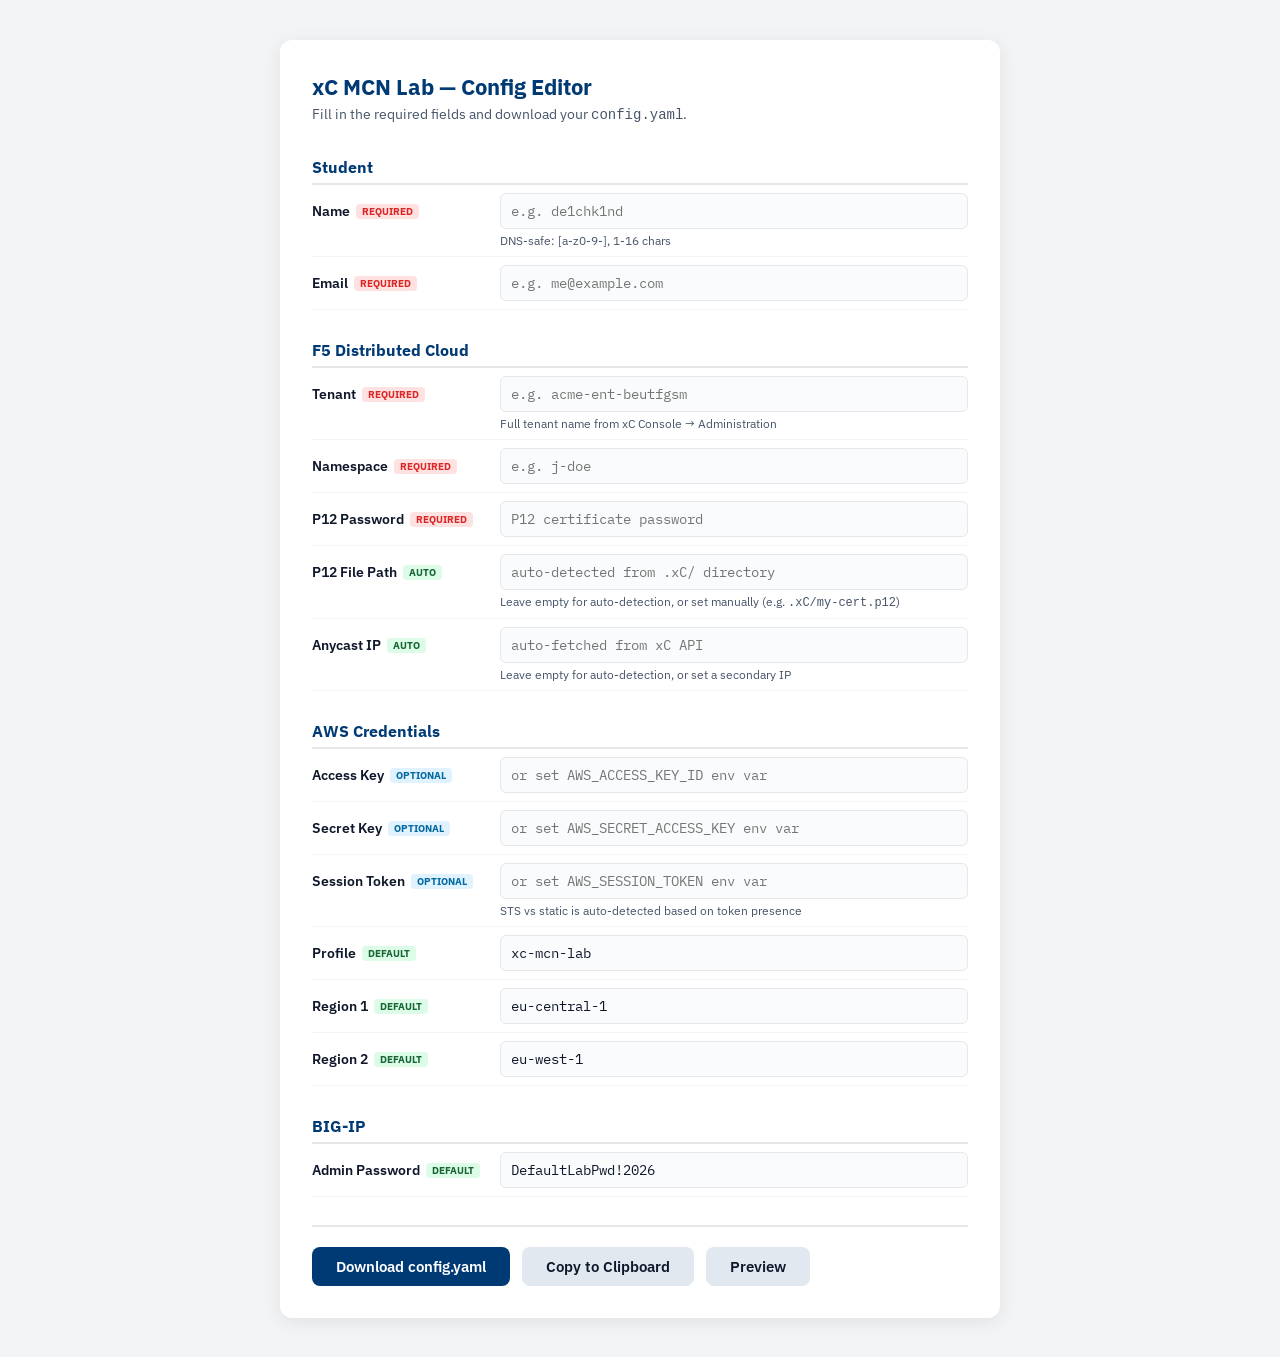
<file: docs/lab-guide/config-editor.html>
<!DOCTYPE html>
<html lang="en">
<head>
<meta charset="UTF-8">
<meta name="viewport" content="width=device-width, initial-scale=1.0">
<title>xC MCN Lab — Config Editor</title>
<link rel="stylesheet" href="https://fonts.googleapis.com/css2?family=IBM+Plex+Sans:wght@400;600;700&family=IBM+Plex+Mono:wght@400;600&display=swap">
<style>
  :root {
    --primary: #003a75;
    --accent: #f59e0b;
    --bg: #f3f4f6;
    --surface: #ffffff;
    --text: #0f172a;
    --text-light: #475569;
    --border: #e5e7eb;
    --red: #dc2626;
    --green: #16a34a;
  }

  * { margin: 0; padding: 0; box-sizing: border-box; }

  body {
    font-family: "IBM Plex Sans", sans-serif;
    background: var(--bg);
    color: var(--text);
    min-height: 100vh;
    display: flex;
    justify-content: center;
    padding: 40px 20px;
  }

  .editor {
    background: var(--surface);
    border-radius: 12px;
    box-shadow: 0 4px 20px rgba(0, 0, 0, 0.08);
    max-width: 720px;
    width: 100%;
    padding: 32px;
  }

  .editor h1 {
    font-size: 22px;
    color: var(--primary);
    margin-bottom: 4px;
  }
  .editor .subtitle {
    font-size: 14px;
    color: var(--text-light);
    margin-bottom: 24px;
  }

  .section-header {
    font-size: 16px;
    font-weight: 700;
    color: var(--primary);
    padding: 10px 0 6px;
    margin-top: 20px;
    border-bottom: 2px solid var(--border);
    display: flex;
    align-items: center;
    gap: 8px;
  }
  .section-header:first-of-type { margin-top: 0; }

  .field {
    display: grid;
    grid-template-columns: 180px 1fr;
    align-items: center;
    gap: 8px;
    padding: 8px 0;
    border-bottom: 1px solid #f1f5f9;
  }

  .field label {
    font-size: 14px;
    font-weight: 600;
    color: var(--text);
    display: flex;
    align-items: center;
    gap: 6px;
  }

  .field label .badge {
    font-size: 10px;
    font-weight: 700;
    padding: 1px 6px;
    border-radius: 4px;
    text-transform: uppercase;
  }
  .badge.req { background: #fee2e2; color: var(--red); }
  .badge.opt { background: #e0f2fe; color: #0369a1; }
  .badge.auto { background: #dcfce7; color: #166534; }

  .field input, .field select {
    font-family: "IBM Plex Mono", monospace;
    font-size: 14px;
    padding: 8px 10px;
    border: 1px solid var(--border);
    border-radius: 6px;
    background: #fafbfc;
    color: var(--text);
    width: 100%;
    transition: border-color 0.15s;
  }
  .field input:focus, .field select:focus {
    outline: none;
    border-color: var(--primary);
    box-shadow: 0 0 0 2px rgba(0, 58, 117, 0.1);
  }
  .field input.invalid { border-color: var(--red); }
  .field input[disabled] {
    background: #f1f5f9;
    color: var(--text-light);
    cursor: not-allowed;
  }

  .field .hint {
    grid-column: 2;
    font-size: 12px;
    color: var(--text-light);
    margin-top: -4px;
  }

  .actions {
    display: flex;
    gap: 12px;
    margin-top: 28px;
    padding-top: 20px;
    border-top: 2px solid var(--border);
  }

  .btn {
    font-family: "IBM Plex Sans", sans-serif;
    font-size: 15px;
    font-weight: 600;
    padding: 10px 24px;
    border: none;
    border-radius: 8px;
    cursor: pointer;
    transition: background 0.15s, box-shadow 0.15s;
  }
  .btn-primary {
    background: var(--primary);
    color: white;
  }
  .btn-primary:hover {
    background: #002a57;
    box-shadow: 0 2px 8px rgba(0, 58, 117, 0.2);
  }
  .btn-secondary {
    background: #e2e8f0;
    color: var(--text);
  }
  .btn-secondary:hover { background: #cbd5e1; }

  .btn:disabled {
    opacity: 0.5;
    cursor: not-allowed;
  }

  .preview {
    margin-top: 20px;
    display: none;
  }
  .preview.visible { display: block; }
  .preview-header {
    font-size: 14px;
    font-weight: 600;
    color: var(--text-light);
    margin-bottom: 8px;
  }
  .preview pre {
    font-family: "IBM Plex Mono", monospace;
    font-size: 13px;
    background: #0f172a;
    color: #e2e8f0;
    padding: 16px;
    border-radius: 8px;
    overflow-x: auto;
    white-space: pre;
    line-height: 1.5;
  }

  .toast {
    position: fixed;
    top: 50%;
    left: 50%;
    transform: translate(-50%, -50%) scale(0.9);
    background: var(--green);
    color: white;
    padding: 16px 32px;
    border-radius: 10px;
    font-weight: 700;
    font-size: 16px;
    box-shadow: 0 8px 30px rgba(0, 0, 0, 0.25);
    opacity: 0;
    transition: opacity 0.3s, transform 0.3s;
    pointer-events: none;
    z-index: 100;
    text-align: center;
    max-width: 400px;
  }
  .toast.show {
    opacity: 1;
    transform: translate(-50%, -50%) scale(1);
  }
  .toast.error {
    background: var(--red);
  }
</style>
</head>
<body>

<div class="editor">
  <h1>xC MCN Lab — Config Editor</h1>
  <p class="subtitle">Fill in the required fields and download your <code>config.yaml</code>.</p>

  <!-- Student -->
  <div class="section-header">Student</div>

  <div class="field">
    <label>Name <span class="badge req">required</span></label>
    <input type="text" id="student-name" placeholder="e.g. de1chk1nd" maxlength="16" pattern="[a-z0-9][a-z0-9-]{0,14}[a-z0-9]">
    <span class="hint">DNS-safe: [a-z0-9-], 1-16 chars</span>
  </div>

  <div class="field">
    <label>Email <span class="badge req">required</span></label>
    <input type="email" id="student-email" placeholder="e.g. me@example.com">
  </div>

  <!-- xC -->
  <div class="section-header">F5 Distributed Cloud</div>

  <div class="field">
    <label>Tenant <span class="badge req">required</span></label>
    <input type="text" id="xc-tenant" placeholder="e.g. acme-ent-beutfgsm">
    <span class="hint">Full tenant name from xC Console → Administration</span>
  </div>

  <div class="field">
    <label>Namespace <span class="badge req">required</span></label>
    <input type="text" id="xc-namespace" placeholder="e.g. j-doe">
  </div>

  <div class="field">
    <label>P12 Password <span class="badge req">required</span></label>
    <input type="password" id="xc-p12-pwd" placeholder="P12 certificate password">
  </div>

  <div class="field">
    <label>P12 File Path <span class="badge auto">auto</span></label>
    <input type="text" id="xc-p12-auth" placeholder="auto-detected from .xC/ directory">
    <span class="hint">Leave empty for auto-detection, or set manually (e.g. <code>.xC/my-cert.p12</code>)</span>
  </div>

  <div class="field">
    <label>Anycast IP <span class="badge auto">auto</span></label>
    <input type="text" id="xc-anycast" placeholder="auto-fetched from xC API">
    <span class="hint">Leave empty for auto-detection, or set a secondary IP</span>
  </div>

  <!-- AWS -->
  <div class="section-header">AWS Credentials</div>

  <div class="field">
    <label>Access Key <span class="badge opt">optional</span></label>
    <input type="text" id="aws-key" placeholder="or set AWS_ACCESS_KEY_ID env var">
  </div>

  <div class="field">
    <label>Secret Key <span class="badge opt">optional</span></label>
    <input type="password" id="aws-secret" placeholder="or set AWS_SECRET_ACCESS_KEY env var">
  </div>

  <div class="field">
    <label>Session Token <span class="badge opt">optional</span></label>
    <input type="text" id="aws-token" placeholder="or set AWS_SESSION_TOKEN env var">
    <span class="hint">STS vs static is auto-detected based on token presence</span>
  </div>

  <div class="field">
    <label>Profile <span class="badge auto">default</span></label>
    <input type="text" id="aws-profile" value="xc-mcn-lab">
  </div>

  <div class="field">
    <label>Region 1 <span class="badge auto">default</span></label>
    <input type="text" id="aws-region1" value="eu-central-1">
  </div>

  <div class="field">
    <label>Region 2 <span class="badge auto">default</span></label>
    <input type="text" id="aws-region2" value="eu-west-1">
  </div>

  <!-- BIG-IP -->
  <div class="section-header">BIG-IP</div>

  <div class="field">
    <label>Admin Password <span class="badge auto">default</span></label>
    <input type="text" id="f5-password" value="DefaultLabPwd!2026">
  </div>

  <!-- Actions -->
  <div class="actions">
    <button class="btn btn-primary" onclick="downloadConfig()">Download config.yaml</button>
    <button class="btn btn-secondary" onclick="copyConfig()">Copy to Clipboard</button>
    <button class="btn btn-secondary" onclick="togglePreview()">Preview</button>
  </div>

  <!-- Preview -->
  <div class="preview" id="preview">
    <p class="preview-header">Generated config.yaml</p>
    <pre id="preview-content"></pre>
  </div>
</div>

<!-- Toast notification -->
<div class="toast" id="toast"></div>

<script>
(function() {
  "use strict";

  function val(id) {
    return document.getElementById(id).value.trim();
  }

  function generateYAML() {
    var name = val("student-name");
    var email = val("student-email");
    var tenant = val("xc-tenant");
    var namespace = val("xc-namespace");
    var p12pwd = val("xc-p12-pwd");
    var p12auth = val("xc-p12-auth");
    var anycast = val("xc-anycast");
    var awsKey = val("aws-key");
    var awsSecret = val("aws-secret");
    var awsToken = val("aws-token");
    var awsProfile = val("aws-profile") || "xc-mcn-lab";
    var region1 = val("aws-region1") || "eu-central-1";
    var region2 = val("aws-region2") || "eu-west-1";
    var f5pw = val("f5-password") || "DefaultLabPwd!2026";

    var yaml = "";
    yaml += "########################################\n";
    yaml += "# Student identity\n";
    yaml += "########################################\n";
    yaml += "student:\n";
    yaml += "  name: " + (name || "<STUDENT NAME>") + "\n";
    yaml += "  email: " + (email || "<STUDENT E-MAIL>") + "\n";
    yaml += "  #--- auto-populated ---\n";
    yaml += "  ip-address:\n";
    yaml += "\n";
    yaml += "########################################\n";
    yaml += "# F5 Distributed Cloud (xC)\n";
    yaml += "########################################\n";
    yaml += "xC:\n";
    yaml += "  tenant: " + (tenant || "<XC TENANT NAME>") + "\n";
    yaml += "  namespace: " + (namespace || "<NAMESPACE>") + "\n";
    yaml += "  p_12_pwd: " + (p12pwd || "<P12 PASSWORD STRING>") + "\n";
    yaml += "  #--- auto-detected / auto-derived ---\n";
    yaml += "  p12_auth: " + (p12auth || "") + "\n";
    yaml += "  tenant_shrt:\n";
    yaml += "  tenant_api:\n";
    yaml += "  tenant_anycast_ip: " + (anycast ? '"' + anycast + '"' : '""') + "\n";
    yaml += "\n";
    yaml += "########################################\n";
    yaml += "# AWS credentials\n";
    yaml += "########################################\n";
    yaml += "aws:\n";
    yaml += "  aws_access_key_id: " + (awsKey || "") + "\n";
    yaml += "  aws_secret_access_key: " + (awsSecret || "") + "\n";
    yaml += "  aws_session_token: " + (awsToken || "") + "\n";
    yaml += "  #--- defaults ---\n";
    yaml += "  auth_profile: " + awsProfile + "\n";
    yaml += "  region_site_1: " + region1 + "\n";
    yaml += "  region_site_2: " + region2 + "\n";
    yaml += "\n";
    yaml += "########################################\n";
    yaml += "# BIG-IP\n";
    yaml += "########################################\n";
    yaml += "f5:\n";
    yaml += "  f5_password: " + f5pw + "\n";
    yaml += "\n";
    yaml += "########################################\n";
    yaml += "# Certificates — auto-populated\n";
    yaml += "########################################\n";
    yaml += "cert:\n";
    yaml += "  ca_dir: .cert/ca\n";
    yaml += "  cert_dir: .cert/domains\n";
    yaml += "  ca_key:\n";
    yaml += "  ca_cert:\n";

    return yaml;
  }

  function validate() {
    var ok = true;
    var fields = [
      { id: "student-name", check: function(v) { return /^[a-z0-9][a-z0-9-]{0,14}[a-z0-9]$/.test(v) || /^[a-z0-9]$/.test(v); } },
      { id: "student-email", check: function(v) { return v.indexOf("@") > 0; } },
      { id: "xc-tenant", check: function(v) { return v.length > 0; } },
      { id: "xc-namespace", check: function(v) { return v.length > 0; } },
      { id: "xc-p12-pwd", check: function(v) { return v.length > 0; } }
    ];

    for (var i = 0; i < fields.length; i++) {
      var el = document.getElementById(fields[i].id);
      if (!fields[i].check(el.value.trim())) {
        el.classList.add("invalid");
        ok = false;
      } else {
        el.classList.remove("invalid");
      }
    }
    return ok;
  }

  function showToast(msg, isError) {
    var t = document.getElementById("toast");
    t.textContent = msg;
    t.classList.remove("error");
    if (isError) t.classList.add("error");
    t.classList.add("show");
    setTimeout(function() { t.classList.remove("show"); }, 3000);
  }

  window.downloadConfig = function() {
    if (!validate()) {
      showToast("Please fill in all required fields", true);
      return;
    }
    var yaml = generateYAML();
    var blob = new Blob([yaml], { type: "text/yaml" });
    var a = document.createElement("a");
    a.href = URL.createObjectURL(blob);
    a.download = "config.yaml";
    a.click();
    URL.revokeObjectURL(a.href);
    showToast("config.yaml downloaded — save to setup-init/");
  };

  window.copyConfig = function() {
    if (!validate()) {
      showToast("Please fill in all required fields", true);
      return;
    }
    var yaml = generateYAML();
    navigator.clipboard.writeText(yaml).then(function() {
      showToast("Copied to clipboard");
    }).catch(function() {
      // Fallback for file:// where clipboard API may not work
      var pre = document.getElementById("preview-content");
      pre.textContent = yaml;
      document.getElementById("preview").classList.add("visible");
      var range = document.createRange();
      range.selectNode(pre);
      window.getSelection().removeAllRanges();
      window.getSelection().addRange(range);
      showToast("Select All + Copy (clipboard API not available in file://)");
    });
  };

  window.togglePreview = function() {
    var p = document.getElementById("preview");
    if (p.classList.contains("visible")) {
      p.classList.remove("visible");
    } else {
      var yaml = generateYAML();
      document.getElementById("preview-content").textContent = yaml;
      p.classList.add("visible");
    }
  };

  // Validate on input
  document.querySelectorAll("input").forEach(function(el) {
    el.addEventListener("input", function() { el.classList.remove("invalid"); });
  });
})();
</script>

</body>
</html>
</file>
